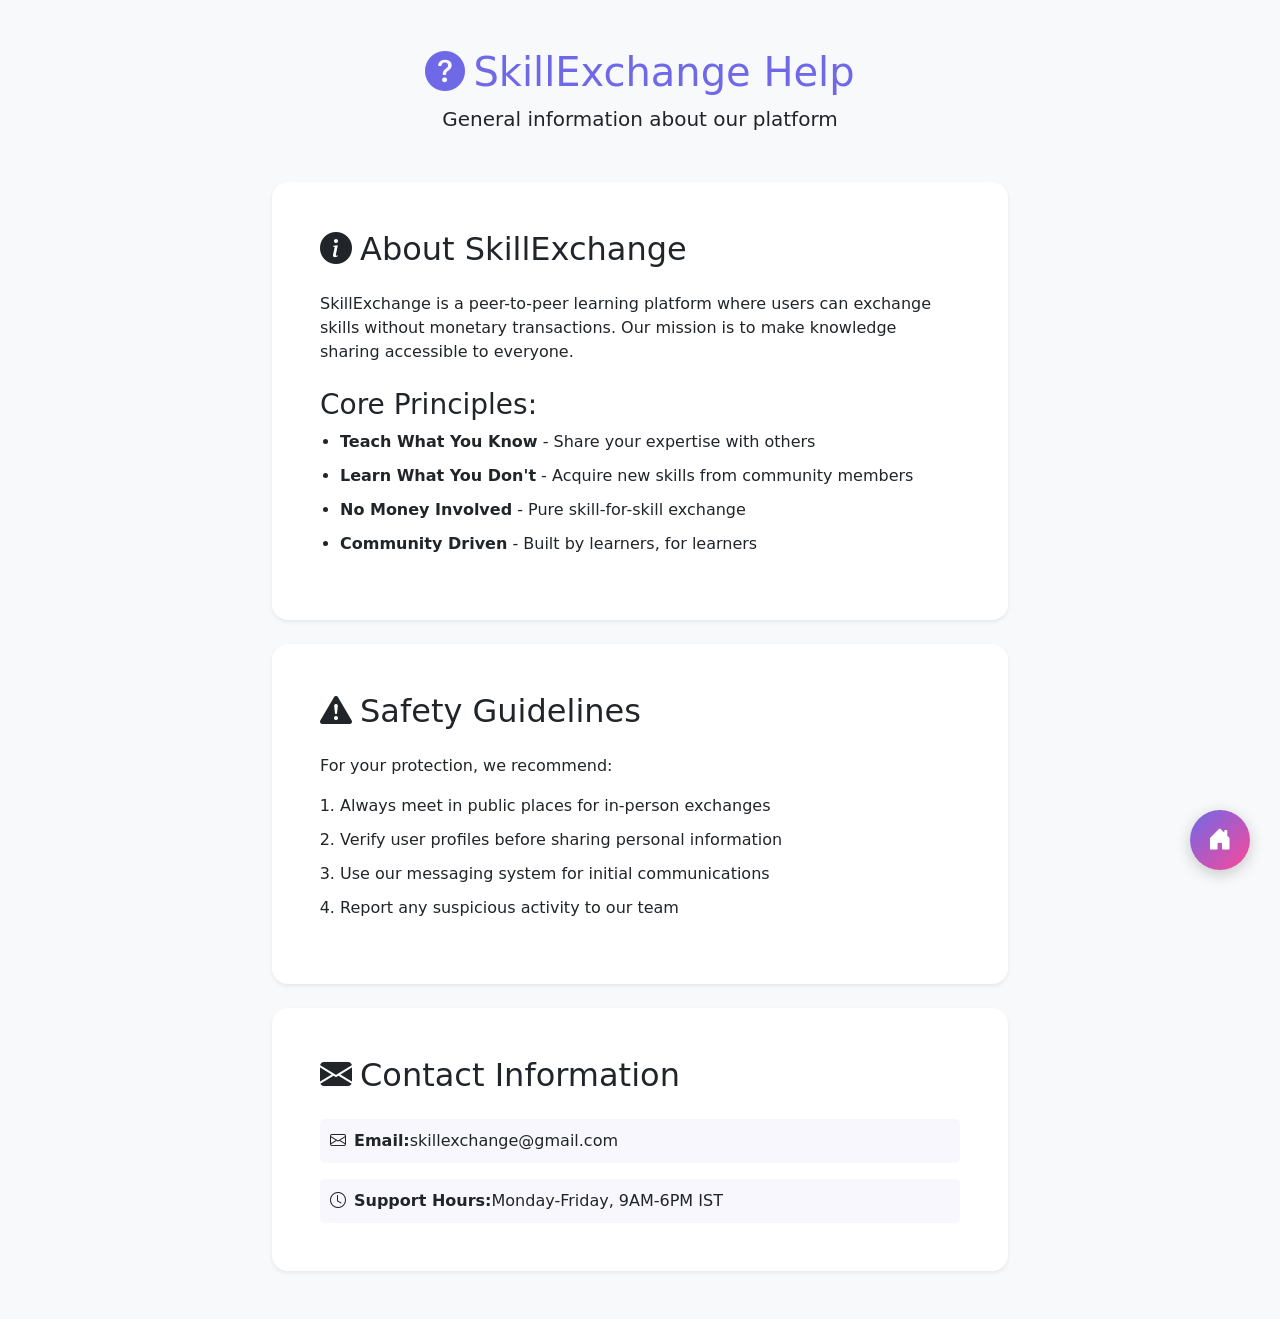
<file: src/main/webapp/public/html/helpPage.html>
<!DOCTYPE html>
<html lang="en">
<head>
  <meta charset="UTF-8">
  <meta name="viewport" content="width=device-width, initial-scale=1.0">
  <title>Help | SkillExchange</title>
  <link href="https://cdn.jsdelivr.net/npm/bootstrap-icons/font/bootstrap-icons.css" rel="stylesheet" />
  <link href="https://cdn.jsdelivr.net/npm/bootstrap@5.3.3/dist/css/bootstrap.min.css" rel="stylesheet">
</head>

<style>

:root {
  --primary-color: #6F69E8;
   --secondary-color: #FB4899;
  --bg-light: #f8f9fa;
}

.help-container {
  min-height: 100vh;
  background-color: var(--bg-light);
}

.help-card {
  background: white;
}

.help-header h1 {
  color: var(--primary-color);
}

.help-list {
  padding-left: 20px;
}

.help-list li {
  margin-bottom: 10px;
}

.contact-item {
  display: flex;
  align-items: center;
  padding: 10px;
  border-radius: 5px;
  background-color: rgba(111, 105, 232, 0.05);
}

.back-to-home-btn {
    position: fixed;
    bottom: 30px;
    right: 30px;
    width: 60px;
    height: 60px;
    background: linear-gradient(135deg, var(--primary-color), var(--secondary-color));
    color: white;
    border-radius: 50%;
    display: flex;
    align-items: center;
    justify-content: center;
    font-size: 1.5rem;
    box-shadow: 0 4px 15px rgba(0,0,0,0.2);
    z-index: 1000;
    transition: all 0.3s ease;
}

.back-to-home-btn:hover {
    transform: translateY(-5px);
    box-shadow: 0 8px 20px rgba(0,0,0,0.3);
    color: white;
}

@media (max-width: 768px) {
    .back-to-home-btn {
        width: 50px;
        height: 50px;
        font-size: 1.2rem;
        bottom: 20px;
        right: 20px;
    }
}
</style>

<body>

  <!--------------------------------- Main Content --------------------------------->
  <main class="help-container">
    <div class="container py-5">
      <div class="help-header text-center mb-5">
        <h1><i class="bi bi-question-circle-fill me-2"></i>SkillExchange Help</h1>
        <p class="lead">General information about our platform</p>
      </div>

      <div class="row justify-content-center">
        <div class="col-lg-8">
          <div class="help-card rounded-4 shadow-sm p-4 p-md-5 mb-4">
            <h2 class="mb-4"><i class="bi bi-info-circle-fill me-2"></i>About SkillExchange</h2>
            <p>SkillExchange is a peer-to-peer learning platform where users can exchange skills without monetary transactions. Our mission is to make knowledge sharing accessible to everyone.</p>
            
            <h3 class="mt-4">Core Principles:</h3>
            <ul class="help-list">
              <li><strong>Teach What You Know</strong> - Share your expertise with others</li>
              <li><strong>Learn What You Don't</strong> - Acquire new skills from community members</li>
              <li><strong>No Money Involved</strong> - Pure skill-for-skill exchange</li>
              <li><strong>Community Driven</strong> - Built by learners, for learners</li>
            </ul>
          </div>

          <div class="help-card rounded-4 shadow-sm p-4 p-md-5 mb-4">
            <h2 class="mb-4"><i class="bi bi-exclamation-triangle-fill me-2"></i>Safety Guidelines</h2>
            <p>For your protection, we recommend:</p>
            <ol class="help-list">
              <li>Always meet in public places for in-person exchanges</li>
              <li>Verify user profiles before sharing personal information</li>
              <li>Use our messaging system for initial communications</li>
              <li>Report any suspicious activity to our team</li>
            </ol>
          </div>

          <div class="help-card rounded-4 shadow-sm p-4 p-md-5">
            <h2 class="mb-4"><i class="bi bi-envelope-fill me-2"></i>Contact Information</h2>
            <div class="contact-item mb-3"> 
              <i class="bi bi-envelope me-2"></i>
              <strong>Email:</strong> skillexchange@gmail.com
            </div>
            <div class="contact-item">
              <i class="bi bi-clock me-2"></i>
              <strong>Support Hours:</strong> Monday-Friday, 9AM-6PM IST
            </div>
          </div>
        </div>
      </div>
    </div>
  </main> 
    <a href="welcomePage.jsp" class="back-to-home-btn">
        <i class="bi bi-house-door-fill"></i>
    </a>
  <script src="https://cdn.jsdelivr.net/npm/bootstrap@5.3.3/dist/js/bootstrap.bundle.min.js"></script>
</body>
</html>
</file>
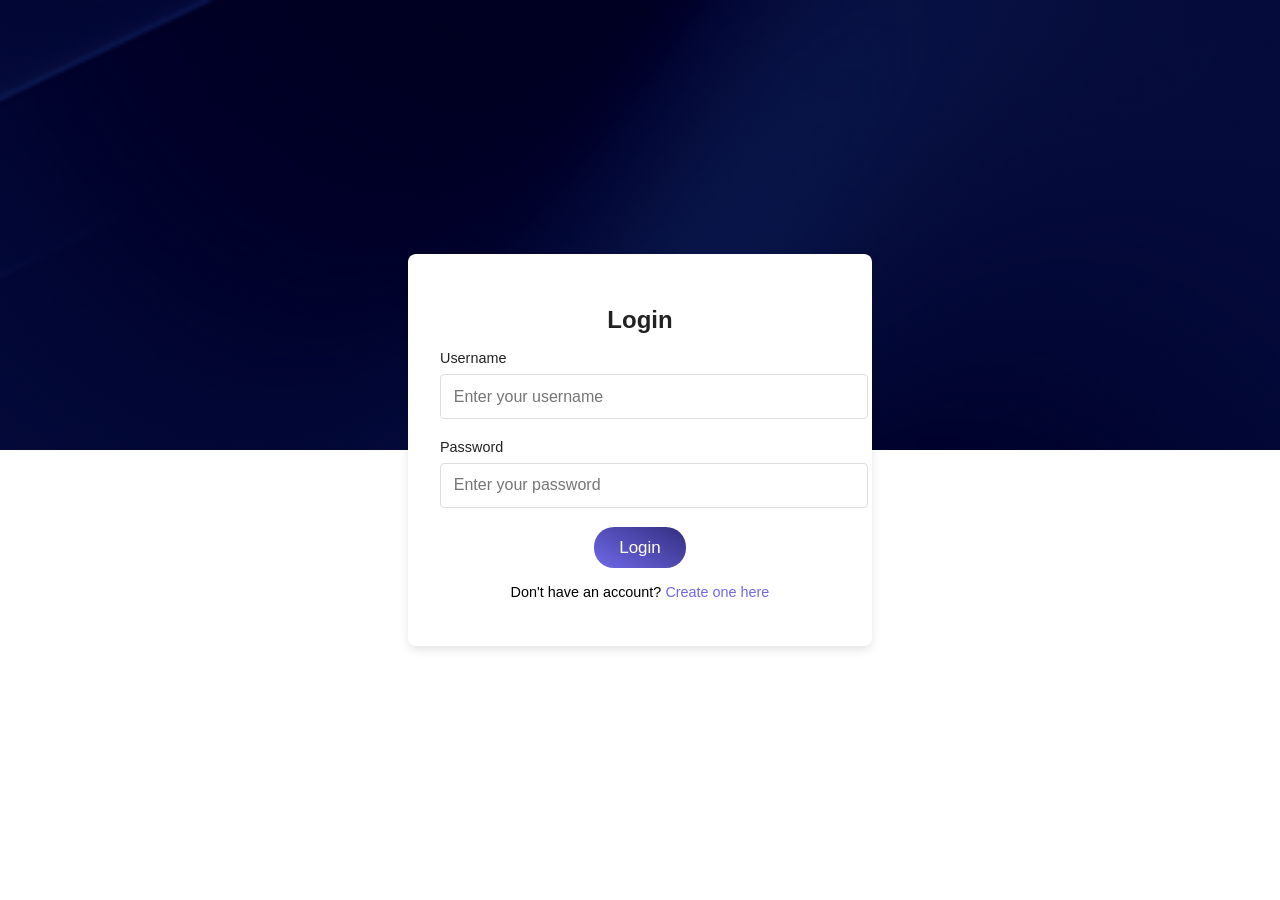
<file: src/main/webapp/public/html/login.html>
<!DOCTYPE html>
<html lang="en">
<head>
    <meta charset="UTF-8">
    <meta name="viewport" content="width=device-width, initial-scale=1.0">
    <meta http-equiv="X-UA-Compatible" content="ie=edge">
    <title>Login Page</title>
    <link rel="stylesheet" href="../../src/style/login.css">
</head>
<body>

    <div class="login-container">
        <h2>Login</h2>
        <form action="login" method="POST">
            <!-- Username input -->
            <div class="input-group">
                <label for="username">Username</label>
                <input type="text" id="username" name="username" required placeholder="Enter your username">
            </div>

            <!-- Password input -->
            <div class="input-group">
                <label for="password">Password</label>
                <input type="password" id="password" name="password" required placeholder="Enter your password">
            </div>

            <!-- Login Button -->
            <button type="submit" class="btn">Login</button>
        </form>

        <div class="create-account">
            <p>Don't have an account? <a href="./registration.html">Create one here</a></p>
        </div>
    </div>

</body>
</html>
</file>
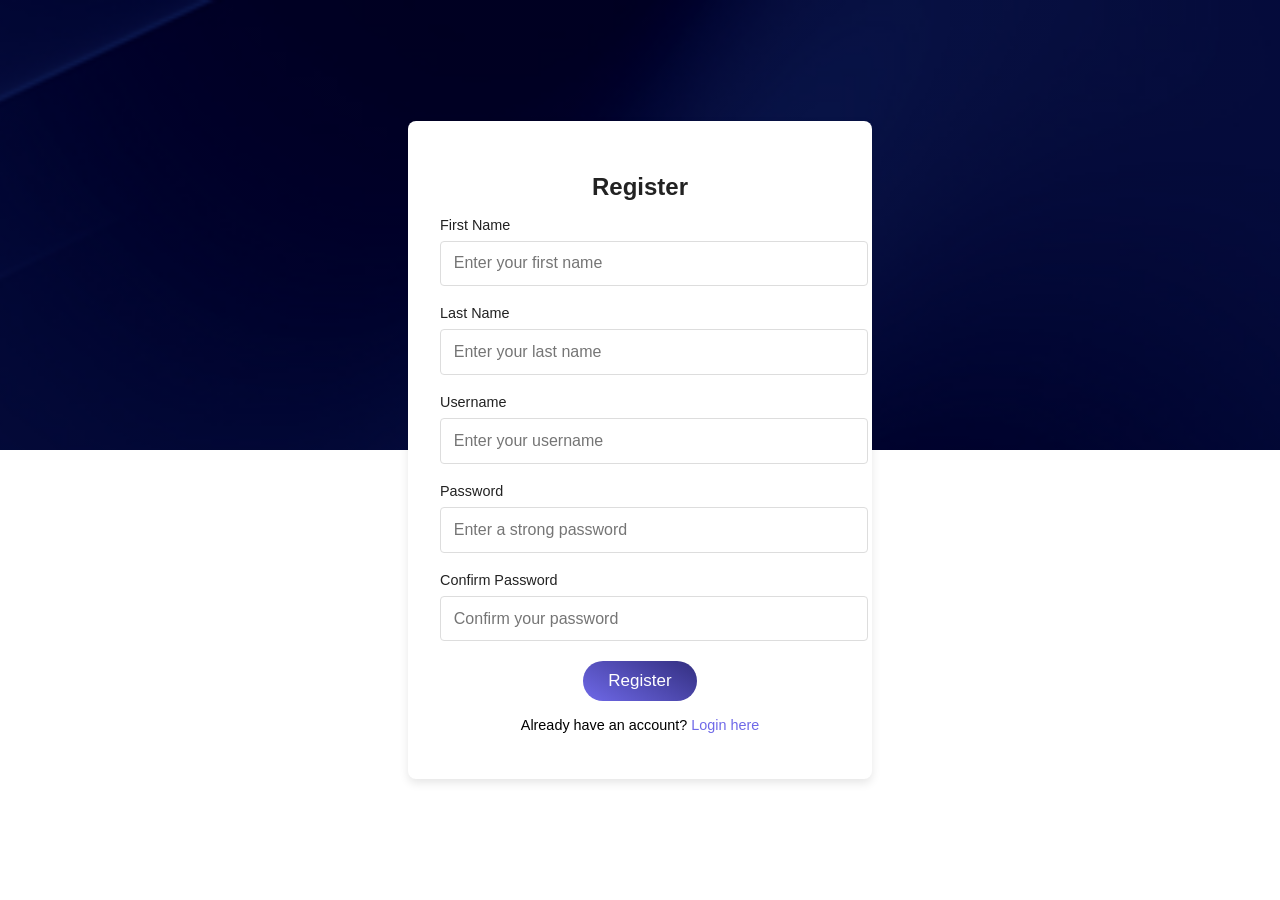
<file: src/main/webapp/public/html/registration.html>
<!DOCTYPE html>
<html lang="en">
<head>
<meta charset="UTF-8">
<meta name="viewport" content="width=device-width, initial-scale=1.0">
<meta http-equiv="X-UA-Compatible" content="ie=edge">
<title>Registration</title>
<link rel="stylesheet" href="../../src/style/registration.css">
</head>
<body>
	<div class="register-container">
		<h2>Register</h2>
		<form id="register-form" action="reg" method="POST">
			<!-- First Name input -->
			<div class="input-group">
				<label for="first-name">First Name</label> <input type="text"
					id="first-name" maxlength="10" name="first-name" required
					placeholder="Enter your first name">
			</div>

			<!-- Last Name input -->
			<div class="input-group">
				<label for="last-name">Last Name</label> <input type="text"
					id="last-name" maxlength="10" name="last-name" required
					placeholder="Enter your last name">
			</div>

			<!-- Username input -->
			<div class="input-group">
				<label for="username">Username</label> <input type="text"
					id="username" maxlength="15" name="username" required
					placeholder="Enter your username">
			</div>

			<!-- Password input -->
			<div class="input-group">
				<label for="password">Password</label> <input type="password"
					id="password" name="password" required
					placeholder="Enter a strong password">
				<div class="password-strength" id="password-strength"></div>
			</div>

			<!-- Confirm Password input -->
			<div class="input-group">
				<label for="confirm-password">Confirm Password</label> <input
					type="password" id="confirm-password" name="confirm-password"
					required placeholder="Confirm your password">
				<div class="password-error" id="password-error"></div>
			</div>

			<!-- Register Button -->
			<button type="submit" class="btn" id="register-btn">Register</button>
		</form>

		<div class="login-redirect">
			<p>
				Already have an account? <a href="./login.html">Login here</a>
			</p>
		</div>
	</div>

	<script>
    // Check First-name and Last-name contains only alphabets
    function validateName(name) {
        const regex = /^[A-Za-z]+$/;
        return regex.test(name);
    }

    // Validate first-name and last-name
    function validNames() {
        const firstName = document.getElementById("first-name").value.trim();
        const lastName = document.getElementById("last-name").value.trim();

        if (!validateName(firstName)) {
            alert("First name should contain only alphabets.");
            return false;
        }

        if (!validateName(lastName)) {
            alert("Last name should contain only alphabets.");
            return false;
        }
        return true;
    }

    // DOM element references
    const passwordField = document.getElementById('password');
    const confirmPasswordField = document.getElementById('confirm-password');
    const passwordStrengthDisplay = document.getElementById('password-strength');
    const passwordErrorDisplay = document.getElementById('password-error');
    const registerForm = document.getElementById('register-form');

    // Check password strength
    function checkPasswordStrength(password) {
        const strengthCriteria = [
            /[A-Z]/,  // Uppercase letter
            /[a-z]/,  // Lowercase letter
            /[0-9]/,  // Number
            /[\W_]/   // Special character
        ];
        let strength = 0;

        strengthCriteria.forEach(pattern => {
            if (pattern.test(password)) strength++;
        });

        if (password.length < 8) {
            passwordStrengthDisplay.textContent = 'Password must be at least 8 characters long.';
            passwordStrengthDisplay.style.color = 'red';
        } else if (strength === 0 || strength === 1) {
            passwordStrengthDisplay.textContent = 'Password strength: Weak';
            passwordStrengthDisplay.style.color = 'red';
        } else if (strength === 2 || strength === 3) {
            passwordStrengthDisplay.textContent = 'Password strength: Moderate';
            passwordStrengthDisplay.style.color = 'orange';
        } else {
            passwordStrengthDisplay.textContent = 'Password strength: Strong';
            passwordStrengthDisplay.style.color = 'green';
        }
    }

    // Validate if passwords match
    function validatePasswords() {
        if (passwordField.value !== confirmPasswordField.value) {
            passwordErrorDisplay.textContent = 'Passwords do not match.';
            passwordErrorDisplay.style.color = 'red';
            return false;
        } else {
            passwordErrorDisplay.textContent = '';
            return true;
        }
    }

    // Real-time password strength checking
    passwordField.addEventListener('input', () => {
        checkPasswordStrength(passwordField.value);
    });

    // Real-time password match checking
    confirmPasswordField.addEventListener('input', validatePasswords);

    // Validate everything on form submit
    registerForm.addEventListener('submit', function (event) {
        const namesAreValid = validNames();
        const passwordsAreValid = validatePasswords();

        if (!namesAreValid || !passwordsAreValid) {
            event.preventDefault(); // Prevent form submission
        }
    });
</script>

</body>
</html>
</file>
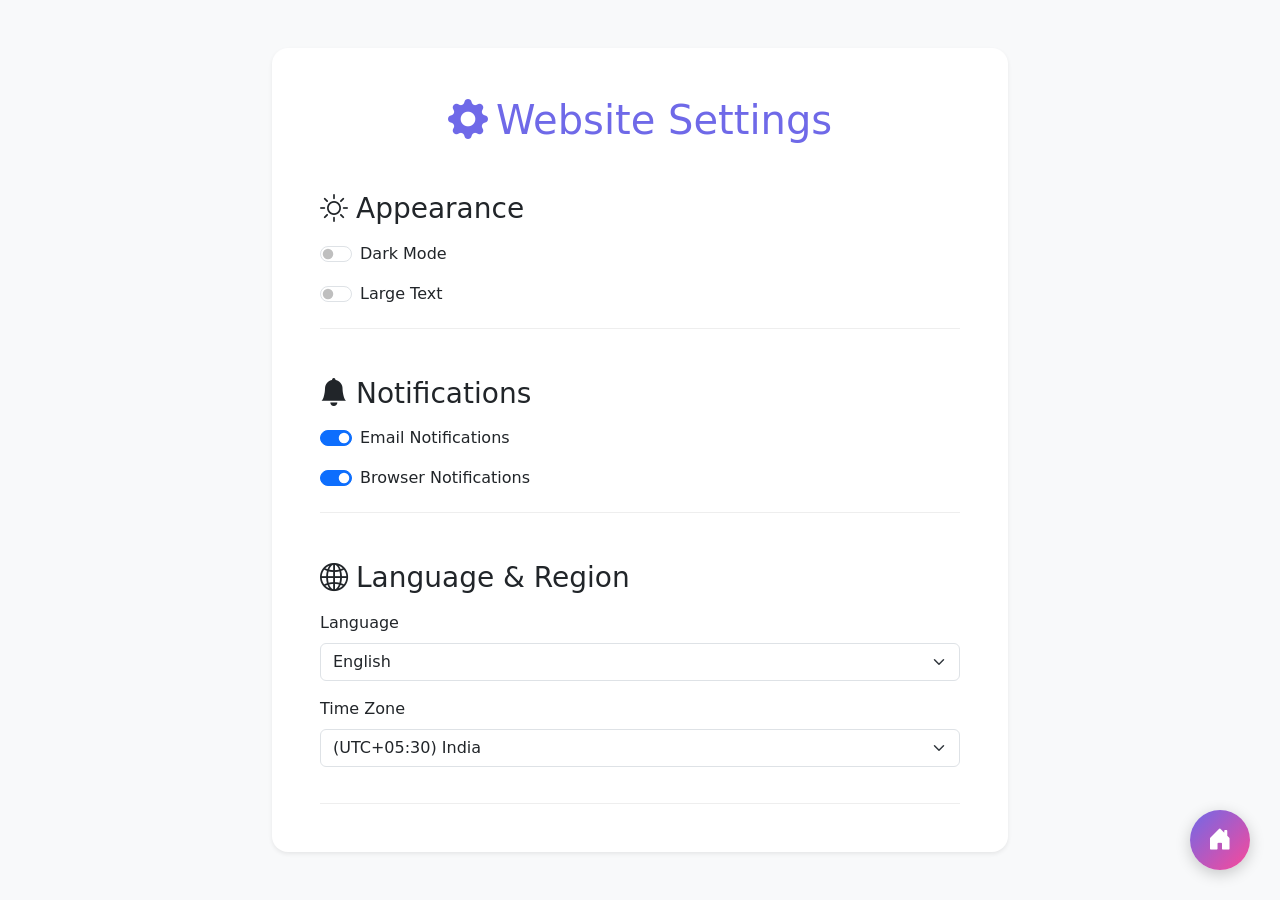
<file: src/main/webapp/public/html/settingPage.html>
<!DOCTYPE html>
<html lang="en">
<head>
  <meta charset="UTF-8">
  <meta name="viewport" content="width=device-width, initial-scale=1.0">
  <title>Website Settings | SkillExchange</title>
  <link href="https://cdn.jsdelivr.net/npm/bootstrap-icons/font/bootstrap-icons.css" rel="stylesheet" />
  <link href="https://cdn.jsdelivr.net/npm/bootstrap@5.3.3/dist/css/bootstrap.min.css" rel="stylesheet">
 
  <style>
    :root {
      --primary-color: #6F69E8;
      --bg-light: #f8f9fa;
      --secondary-color: #FB4899;
      --base-font-size: 1rem;
    }

    body {
      font-size: var(--base-font-size);
    }

    .settings-container {
      min-height: 100vh;
      background-color: var(--bg-light);
    }
    .main-heading{
        color: var(--primary-color);
    }
    .settings-card {
      background: white;
    }

    .settings-group {
      padding-bottom: 20px;
      border-bottom: 1px solid #eee;
    }

    .form-switch .form-check-input {
      width: 2em;
      height: 1em;
    }

    /* Dark mode styles */
    .dark-mode {
      background-color: #222;
      color: white;
    }
    .dark-mode .settings-card {
      background-color: #333;
      color: white;
    }

    /* Large text mode styles */
    .large-text {
      --base-font-size: 1.15rem;
    }
    .large-text h1 { font-size: 2.5rem; }
    .large-text h2 { font-size: 2rem; }
    .large-text h3 { font-size: 1.75rem; }
    
       
.back-to-home-btn {
    position: fixed;
    bottom: 30px;
    right: 30px;
    width: 60px;
    height: 60px;
    background: linear-gradient(135deg, var(--primary-color), var(--secondary-color));
    color: white;
    border-radius: 50%;
    display: flex;
    align-items: center;
    justify-content: center;
    font-size: 1.5rem;
    box-shadow: 0 4px 15px rgba(0,0,0,0.2);
    z-index: 1000;
    transition: all 0.3s ease;
}

.back-to-home-btn:hover {
    transform: translateY(-5px);
    box-shadow: 0 8px 20px rgba(0,0,0,0.3);
    color: white;
}

@media (max-width: 768px) {
    .back-to-home-btn {
        width: 50px;
        height: 50px;
        font-size: 1.2rem;
        bottom: 20px;
        right: 20px;
    }
}
  </style>
</head>
<body>
  <!--------------------------------- Main Content --------------------------------->
  <main class="settings-container">
    <div class="container py-5">
      <div class="row justify-content-center">
        <div class="col-lg-8">
          <div class="settings-card rounded-4 shadow-sm p-4 p-md-5">
            <h1 class="mb-5 text-center main-heading"><i class="bi bi-gear-fill me-2"></i>Website Settings</h1>
            
            <div class="settings-group mb-5">
              <h3 class="mb-3"><i class="bi bi-brightness-high me-2"></i>Appearance</h3>
              <div class="form-check form-switch mb-3">
                <input class="form-check-input" type="checkbox" id="darkModeSwitch">
                <label class="form-check-label" for="darkModeSwitch">Dark Mode</label>
              </div>
              <div class="form-check form-switch">
                <input class="form-check-input" type="checkbox" id="fontSizeSwitch">
                <label class="form-check-label" for="fontSizeSwitch">Large Text</label>
              </div>
            </div>
            
            <div class="settings-group mb-5">
              <h3 class="mb-3"><i class="bi bi-bell-fill me-2"></i>Notifications</h3>
              <div class="form-check form-switch mb-3">
                <input class="form-check-input" type="checkbox" id="emailNotifications" checked>
                <label class="form-check-label" for="emailNotifications">Email Notifications</label>
              </div>
              <div class="form-check form-switch">
                <input class="form-check-input" type="checkbox" id="browserNotifications" checked>
                <label class="form-check-label" for="browserNotifications">Browser Notifications</label>
              </div>
            </div>
            
            <div class="settings-group">
              <h3 class="mb-3"><i class="bi bi-globe2 me-2"></i>Language & Region</h3>
              <div class="mb-3">
                <label class="form-label">Language</label>
                <select class="form-select">
                  <option selected>English</option>
                  <option>Hindi</option>
                </select>
              </div>
              <div class="mb-3">
                <label class="form-label">Time Zone</label>
                <select class="form-select">
                  <option selected>(UTC+05:30) India</option>
                  <option>(UTC+00:00) London</option>
                </select>
              </div>
            </div>
          </div>
        </div>
      </div>
    </div>
  </main>
    <a href="welcomePage.jsp" class="back-to-home-btn">
        <i class="bi bi-house-door-fill"></i>
    </a>
  <script src="https://cdn.jsdelivr.net/npm/bootstrap@5.3.3/dist/js/bootstrap.bundle.min.js"></script>
  <script>
    // Dark Mode Toggle
    document.getElementById('darkModeSwitch').addEventListener('change', function() {
      document.body.classList.toggle('dark-mode', this.checked);
      localStorage.setItem('darkMode', this.checked);
    });
    
    // Large Text Toggle
    document.getElementById('fontSizeSwitch').addEventListener('change', function() {
      document.body.classList.toggle('large-text', this.checked);
      localStorage.setItem('largeText', this.checked);
    });
    
    // Load saved preferences
    if(localStorage.getItem('darkMode') === 'true') {
      document.getElementById('darkModeSwitch').checked = true;
      document.body.classList.add('dark-mode');
    }
    
    if(localStorage.getItem('largeText') === 'true') {
      document.getElementById('fontSizeSwitch').checked = true;
      document.body.classList.add('large-text');
    }
  </script>
</body>
</html>
</file>
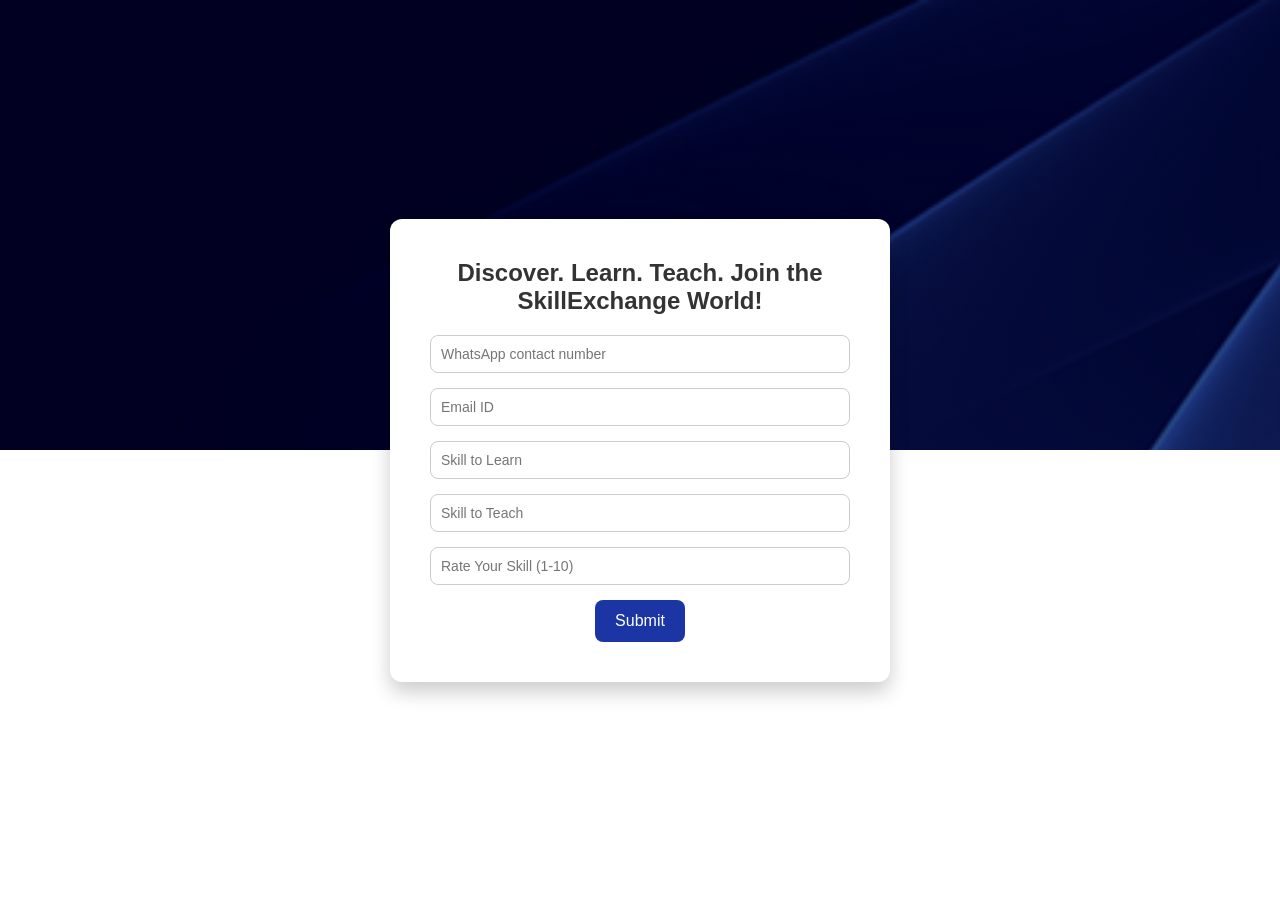
<file: src/main/webapp/public/html/startJourneyForm.html>
<!DOCTYPE html>
<html lang="en">

<head>
    <meta charset="UTF-8">
    <meta name="viewport" content="width=device-width, initial-scale=1.0">
    <meta http-equiv="X-UA-Compatible" content="ie=edge">
    <title>Start Journey Form</title>
    <link rel="stylesheet" href="../../src/style/startJourneyForm.css">
</head>

<body>
    <div class="container">
        <h1>Discover. Learn. Teach. Join the SkillExchange World!</h1>
        <form action="/startJourneyform">
            <input type="tel" placeholder="WhatsApp contact number" name="phoneNumber" minlength="10" maxlength="10" required>
            <input type="email" placeholder="Email ID" name="email" required>
            <input type="text" placeholder="Skill to Learn" name="skillToLearn" required>
            <input type="text" placeholder="Skill to Teach" name="skillToTeach" required>
            <input type="number" placeholder="Rate Your Skill (1-10)" min="1" max="10" name="skillRating" required>
            <button type="submit">Submit</button>
        </form>
    </div>
</body>
</html>
</file>
<file: src/main/webapp/src/style/login.css>
/*--------------------------- Common style --------------------------------*/

:root {
    --btn-color: #6F69E8;
    --bg-color: #F9FAFC;
    --txt-color: #222;
    --txt-colorW: #fff;
}

body {
    font-family: 'Arial', sans-serif;
    height: 100vh;
    display: flex;
    justify-content: center;
    align-items: center;
    background: linear-gradient(to bottom, rgba(0, 0, 0, 0.5) 50%, white 50%),
        url('../../public/assets/image/bg-imageForStartJourneyForm.jpg');
    background-size: cover;
    background-position: center;
    background-repeat: no-repeat;
    margin: 0;
    padding: 0;
}

button, .btn{
    border: none;
    color: #fff;
    background-image: linear-gradient(30deg, #6F69E8, #332F80);
    border-radius: 20px;
    background-size: 100% auto;
    font-family: inherit;
    font-size: 17px;
    padding: 0.6em 1.5em;
}

.btn:hover{
    background-position: right center;
    background-size: 200% auto;
    -webkit-animation: pulse 2s infinite;
    animation: pulse512 1.5s infinite;
}

@keyframes pulse512 {
    0% {
        box-shadow: 0 0 0 0 #05bada66;
    }
    70% {
        box-shadow: 0 0 0 10px rgb(218 103 68 / 0%);
    }
    100% {
        box-shadow: 0 0 0 0 rgb(218 103 68 / 0%);
    }
}

/*-------------------------- Login page style -----------------------------------*/
.login-container {
    background-color: var(--txt-colorW);
    padding: 2rem;
    border-radius: 8px;
    box-shadow: 0 4px 10px rgba(0, 0, 0, 0.1);
    width: 100%;
    max-width: 400px;
    text-align: center;
}

.error-message {
    position: relative;
    top: -230px;
    left: 370px;
    color: red;
}

h2 {
    color: var(--txt-color);
    margin-bottom: 1rem;
}

.input-group {
    margin-bottom: 1.2rem;
    text-align: left;
}

.input-group label {
    font-size: 0.9rem;
    color: var(--txt-color);
    margin-bottom: 0.5rem;
    display: block;
}

.input-group input {
    width: 100%;
    padding: 0.8rem;
    border: 1px solid #ddd;
    border-radius: 4px;
    font-size: 1rem;
    color: var(--txt-color);
    background-color: #fff;
}

.input-group input:focus {
    outline: none;
    border-color: var(--btn-color);
}

.create-account {
    margin-top: 1rem;
    font-size: 0.9rem;
}

.create-account a {
    color: var(--btn-color);
    text-decoration: none;
}

.create-account a:hover {
    text-decoration: underline;
}

/*--------------------------- Responsive Design --------------------------------*/
@media (max-width: 768px) {
    .login-container {
        padding: 1.5rem;
    }
    .btn-login {
        font-size: 1rem;
    }
}
</file>
<file: src/main/webapp/src/style/registration.css>
:root {
    --btn-color: #6F69E8;
    --bg-color: #F9FAFC;
    --txt-color: #222;
    --txt-colorW: #fff;
}

body {
    font-family: 'Arial', sans-serif;
    height: 100vh;
    display: flex;
    justify-content: center;
    align-items: center;
    background: linear-gradient(to bottom, rgba(0, 0, 0, 0.5) 50%, white 50%),
        url('../../public/assets/image/bg-imageForStartJourneyForm.jpg');
    background-size: cover;
    background-position: center;
    background-repeat: no-repeat;
    margin: 0;
    padding: 0;
}

button, .btn{
    border: none;
    color: #fff;
    background-image: linear-gradient(30deg, #6F69E8, #332F80);
    border-radius: 20px;
    background-size: 100% auto;
    font-family: inherit;
    font-size: 17px;
    padding: 0.6em 1.5em;
}

.btn:hover{
    background-position: right center;
    background-size: 200% auto;
    -webkit-animation: pulse 2s infinite;
    animation: pulse512 1.5s infinite;
}

@keyframes pulse512 {
    0% {
        box-shadow: 0 0 0 0 #05bada66;
    }
    70% {
        box-shadow: 0 0 0 10px rgb(218 103 68 / 0%);
    }
    100% {
        box-shadow: 0 0 0 0 rgb(218 103 68 / 0%);
    }
}

.register-container {
    background-color: var(--txt-colorW);
    padding: 2rem;
    border-radius: 8px;
    box-shadow: 0 4px 10px rgba(0, 0, 0, 0.1);
    width: 100%;
    max-width: 400px;
    text-align: center;
}

.error-message {
    position: relative;
    top: -55px;
    left: 362px;
    font-size: 12px;
    color: red;
}

h2 {
    color: var(--txt-color);
    margin-bottom: 1rem;
}

.input-group {
    margin-bottom: 1.2rem;
    text-align: left;
}

.input-group label {
    font-size: 0.9rem;
    color: var(--txt-color);
    margin-bottom: 0.5rem;
    display: block;
}

.input-group input {
    width: 100%;
    padding: 0.8rem;
    border: 1px solid #ddd;
    border-radius: 4px;
    font-size: 1rem;
    color: var(--txt-color);
    background-color: #fff;
}

.input-group input:focus {
    outline: none;
    border-color: var(--btn-color);
}

.password-strength {
    font-size: 0.8rem;
    color: #888;
    margin-top: 0.5rem;
    text-align: left;
}

.password-error {
    color: red;
    font-size: 0.9rem;
    text-align: left;
}

.login-redirect {
    margin-top: 1rem;
    font-size: 0.9rem;
}

.login-redirect a {
    color: var(--btn-color);
    text-decoration: none;
}

.login-redirect a:hover {
    text-decoration: underline;
}

/* Responsive Design */
@media (max-width: 768px) {
    .register-container {
        padding: 1.5rem;
    }
    .btn-register {
        font-size: 1rem;
    }
}
</file>
<file: src/main/webapp/src/style/startJourneyForm.css>
* {
    margin: 0;
    padding: 0;
    box-sizing: border-box;
    font-family: 'Arial', sans-serif;
}

body {
    height: 100vh;
    display: flex;
    justify-content: center;
    align-items: center;
    background: linear-gradient(to bottom, rgba(0, 0, 0, 0.5) 50%, white 50%),
        url('../../public/assets/image/bg-imageForStartJourneyForm.jpg');
    background-size: cover;
    background-position: cover;
    background-repeat: no-repeat;
}


.container {
    background-color: white;
    padding: 40px;
    border-radius: 12px;
    box-shadow: 0 10px 20px rgba(0, 0, 0, 0.2);
    width: 90%;
    max-width: 500px;
    text-align: center;
}

h1 {
    margin-bottom: 20px;
    font-size: 24px;
    color: #333;
}

input {
    width: 100%;
    padding: 10px;
    margin-bottom: 15px;
    border: 1px solid #ccc;
    border-radius: 8px;
    font-size: 14px;
}

button {
    background-color: #1B35A5;
    color: white;
    border: none;
    padding: 12px 20px;
    border-radius: 8px;
    cursor: pointer;
    font-size: 16px;
    transition: background-color 0.3s;
}

button:hover {
    background-color: #142f91;
}

@media (max-width: 600px) {
    .container {
        padding: 20px;
    }

    input {
        font-size: 12px;
    }

    button {
        font-size: 14px;
    }
}
</file>
